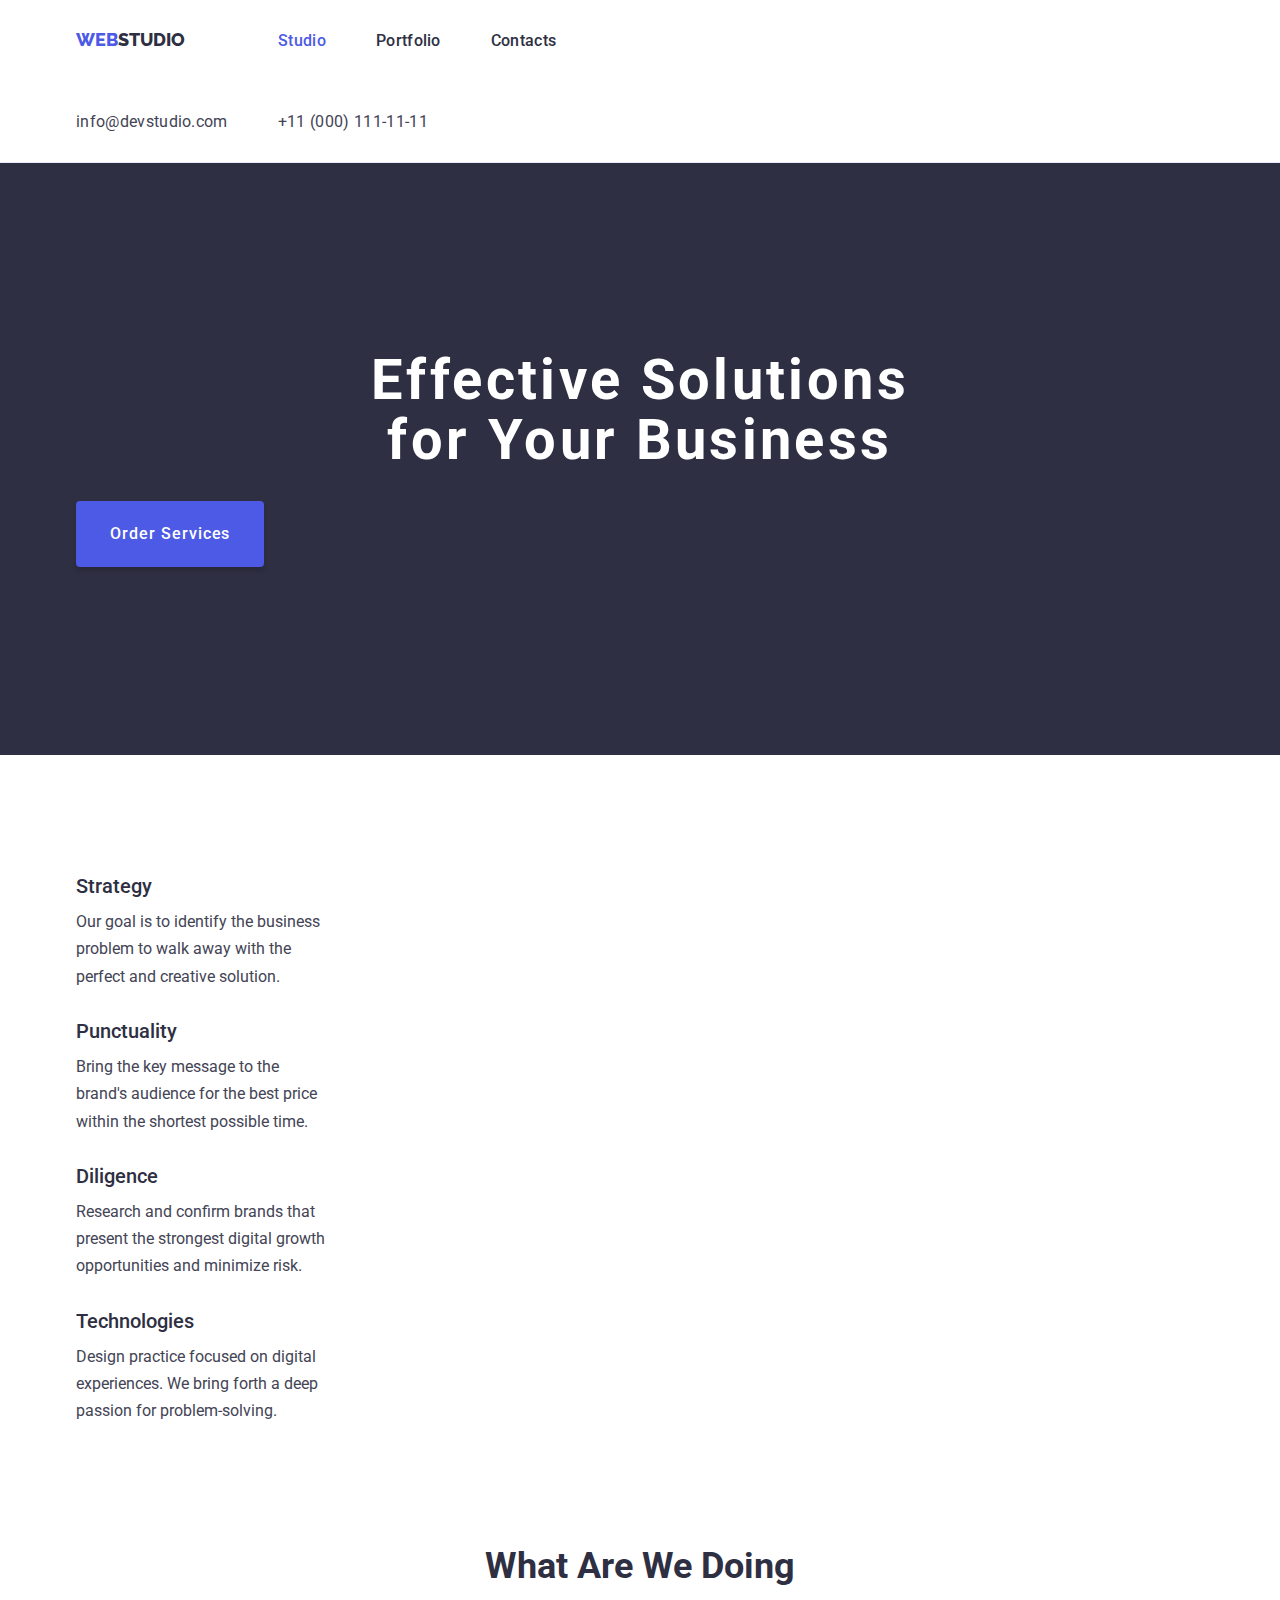
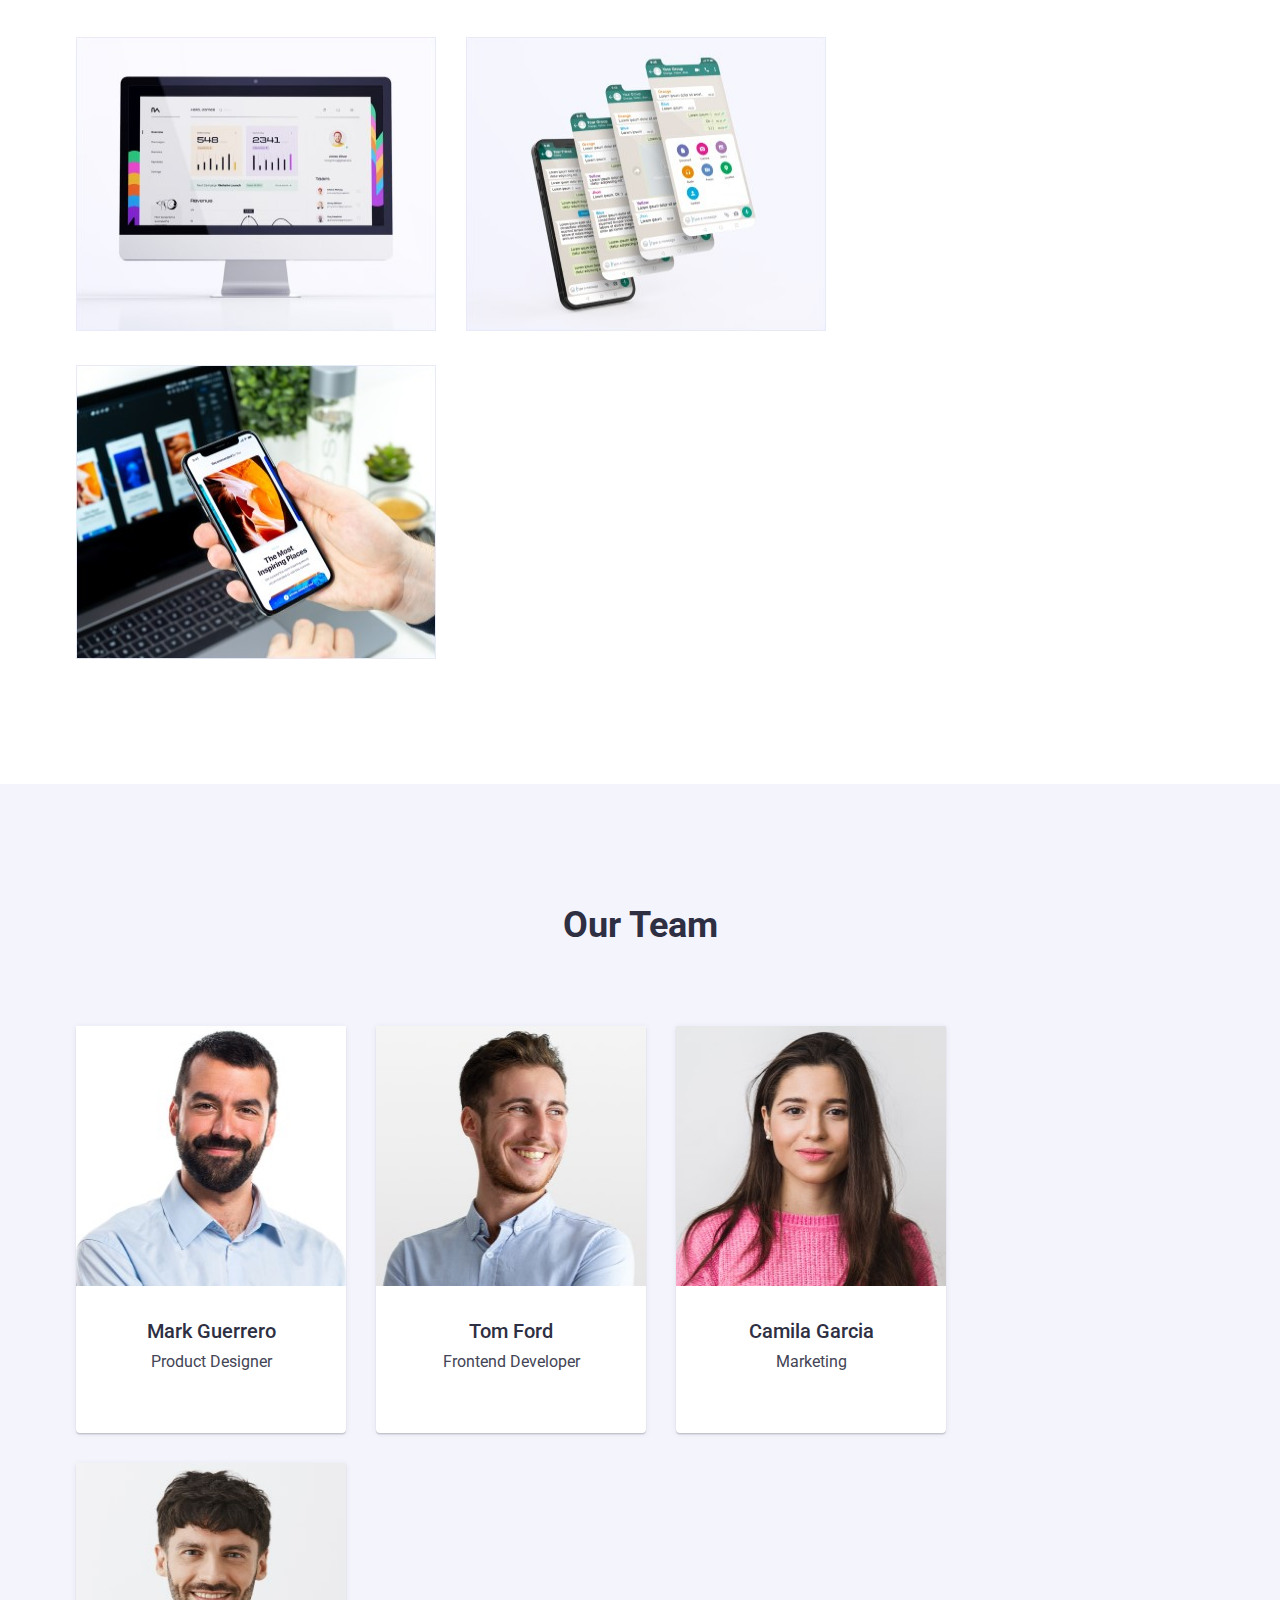
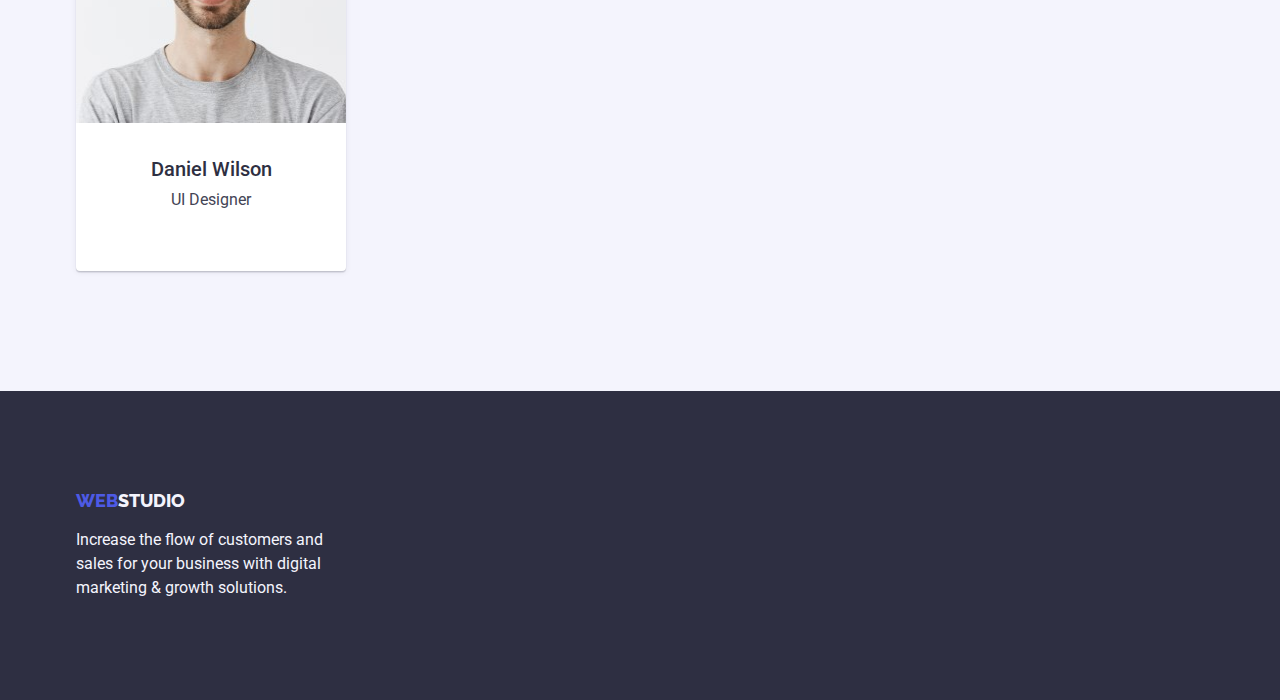
<file: index.html>
<!DOCTYPE html>
<html lang="en">
  <head>
    <meta charset="UTF-8" />
    <meta name="viewport" content="width=device-width, initial-scale=1.0" />
    <title>Studio</title>
    <!-- font -->

    <link rel="preconnect" href="https://fonts.googleapis.com" />
    <link rel="preconnect" href="https://fonts.gstatic.com" crossorigin />

    <link
      href="https://fonts.googleapis.com/css2?family=Raleway:wght@800&family=Roboto:wght@400;500;700;900&display=swap"
      rel="stylesheet"
    />

    <link
      rel="stylesheet"
      href="https://cdnjs.cloudflare.com/ajax/libs/modern-normalize/2.0.0/modern-normalize.min.css"
    />

    <!-- CSS -->
    <link rel="stylesheet" href="./css/styles.css" />
  </head>
  <body>
    <!-- Navigation Bar -->
    <header class="page-header">
      <div class="container header-container">
        <nav class="navigation">
          <a href="./index.html" class="logo-link">
            <span class="logo">WEB</span><span class="studio">STUDIO</span>
          </a>
          <ul class="nav-menu list">
            <li class="item">
              <a href="./index.html" class="page link current">Studio</a>
            </li>
            <li class="item">
              <a href="./portfolio.html" class="page link">Portfolio</a>
            </li>
            <li class="item"><a href="#" class="page link">Contacts</a></li>
          </ul>
        </nav>
        <ul class="contacts-menu list">
          <li class="item">
            <a href="mailto:info@devstudio.com" class="contact link"
              >info@devstudio.com</a
            >
          </li>
          <li class="item">
            <a href="tel:+110001111111" class="contact link"
              >+11 (000) 111-11-11</a
            >
          </li>
        </ul>
      </div>
    </header>
    <main>
      <!-- Hero Section -->

      <section class="hero bg-hero">
        <div class="container">
          <h1 class="hero-title">
            Effective Solutions <br />
            for Your Business
          </h1>

          <button type="button" class="button primary">Order Services</button>
        </div>
      </section>

      <!-- HEADER -->

      <!-- section 1 -->
      <section class="section">
        <div class="container">
          <ul class="benefits list">
            <li class="item">
              <h3 class="title">Strategy</h3>
              <p class="description">
                Our goal is to identify the business <br />
                problem to walk away with the <br />
                perfect and creative solution.
              </p>
            </li>
            <li class="item">
              <h3 class="title">Punctuality</h3>
              <p class="description">
                Bring the key message to the <br />
                brand's audience for the best price <br />
                within the shortest possible time.
              </p>
            </li>
            <li class="item">
              <h3 class="title">Diligence</h3>
              <p class="description">
                Research and confirm brands that <br />present the strongest
                digital growth <br />
                opportunities and minimize risk.
              </p>
            </li>
            <li class="item">
              <h3 class="title">Technologies</h3>
              <p class="description">
                Design practice focused on digital <br />experiences. We bring
                forth a deep <br />
                passion for problem-solving.
              </p>
            </li>
          </ul>
        </div>
      </section>
      <!-- section 2 -->
      <section class="section no-top-padding">
        <div class="container">
          <h2 class="section-title">What Are We Doing</h2>
          <ul class="what-we-do list">
            <li class="item">
              <img
                src="./images/react-files-1.jpg"
                alt="react-files-1"
                width="360"
                height="294"
              />
            </li>
            <li class="item">
              <img
                src="./images/react-files-2.jpg"
                alt="react-files-2"
                width="360"
                height="294"
              />
            </li>
            <li class="item">
              <img
                src="./images/react-files-3.jpg"
                alt="react-files-3"
                width="360"
                height="294"
              />
            </li>
          </ul>
        </div>
      </section>
      <!-- section 3 -->
      <section class="section bg-team">
        <div class="container">
          <h2 class="section-title">Our Team</h2>
          <ul class="team list">
            <li class="item">
              <img
                src="./images/team-1.jpg"
                alt="react-files-1"
                width="270"
                height="260"
              />
              <h3 class="name">Mark Guerrero</h3>
              <p class="position">Product Designer</p>
            </li>
            <li class="item">
              <img
                src="./images/team-2.jpg"
                alt="react-files-2"
                width="270"
                height="260"
              />
              <h3 class="name">Tom Ford</h3>
              <p class="position">Frontend Developer</p>
            </li>
            <li class="item">
              <img
                src="./images/team-3.jpg"
                alt="react-files-3"
                width="270"
                height="260"
              />
              <h3 class="name">Camila Garcia</h3>
              <p class="position">Marketing</p>
            </li>
            <li class="item">
              <img
                src="./images/team-4.jpg"
                alt="react-files-4"
                width="270"
                height="260"
              />
              <h3 class="name">Daniel Wilson</h3>
              <p class="position">UI Designer</p>
            </li>
          </ul>
        </div>
      </section>
    </main>

    <!-- FOOTER -->
    <footer class="page-footer bg-footer">
      <div class="container">
        <a href="./index.html" class="logo-link">
          <span class="logo">WEB</span><span class="studio-footer">STUDIO</span>
        </a>
        <p class="footer-description">
          Increase the flow of customers and <br />
          sales for your business with digital <br />
          marketing & growth solutions.
        </p>
      </div>
    </footer>
  </body>
</html>
</file>
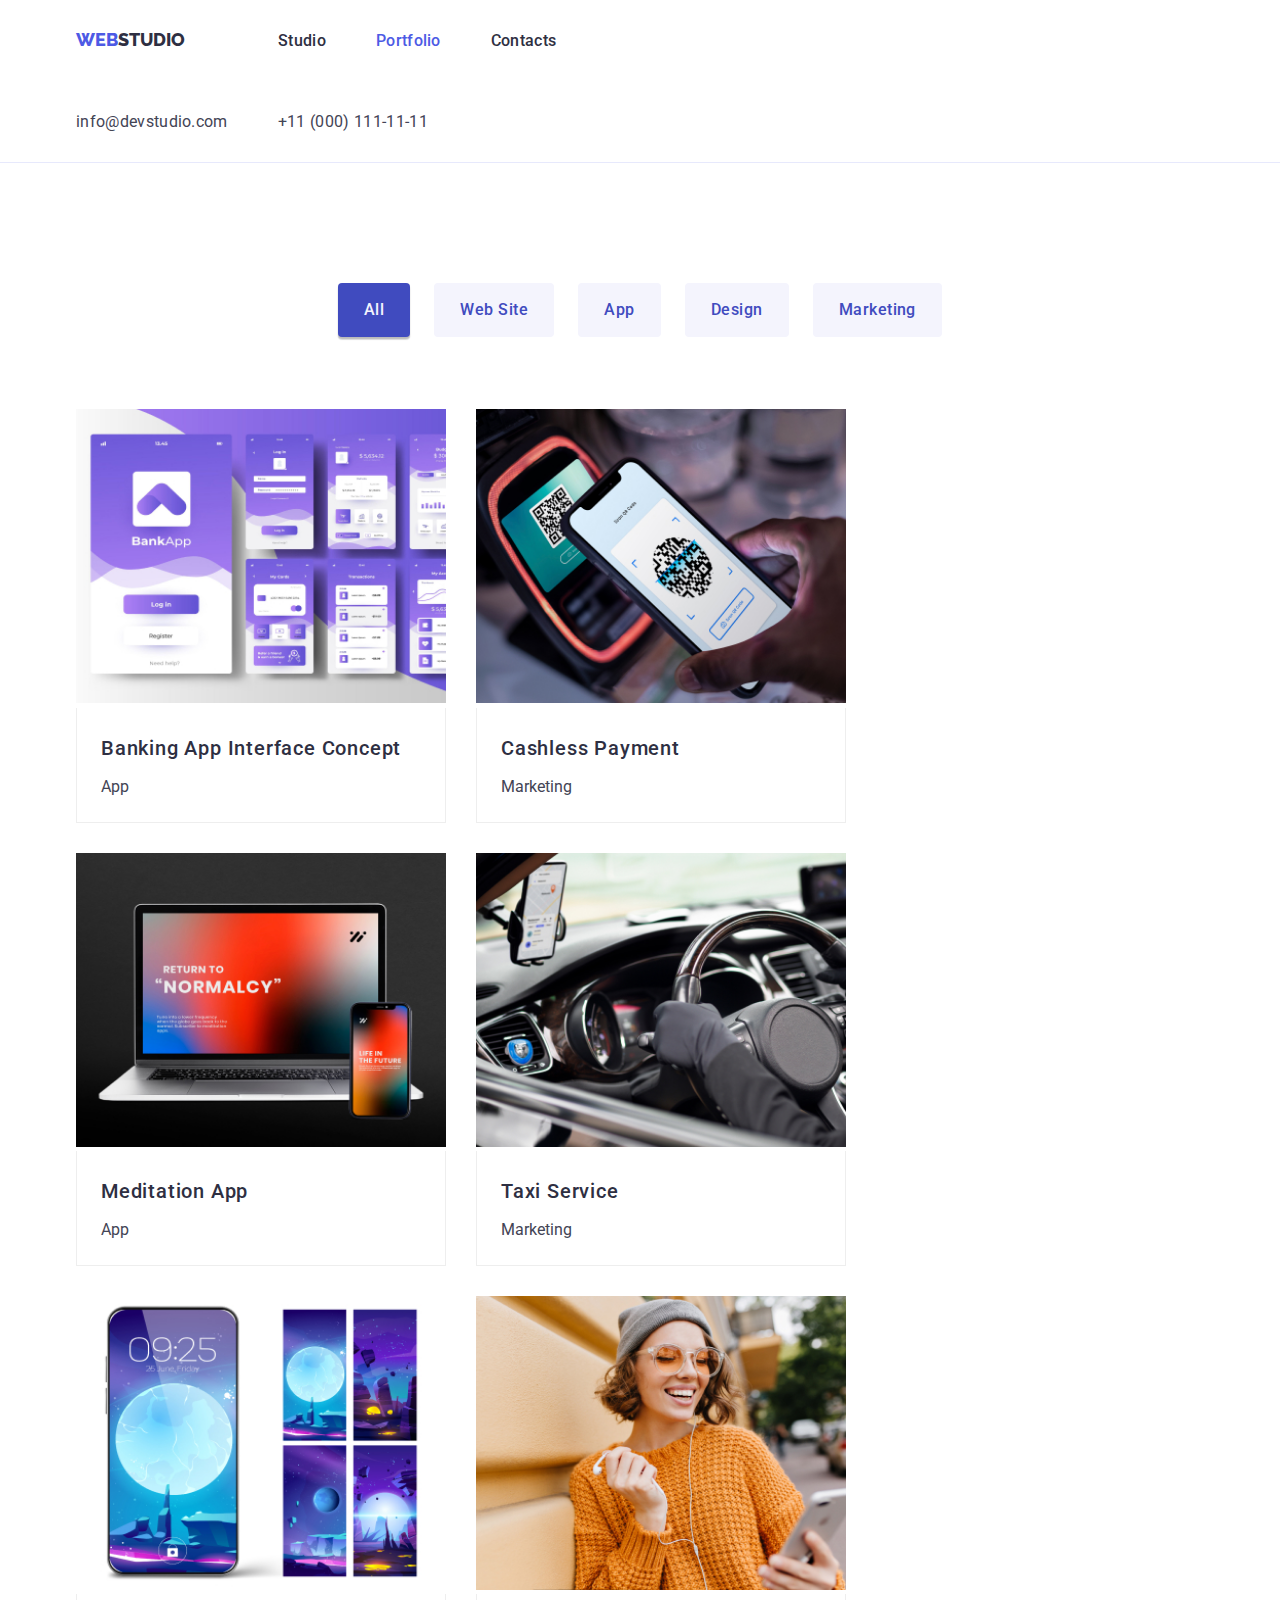
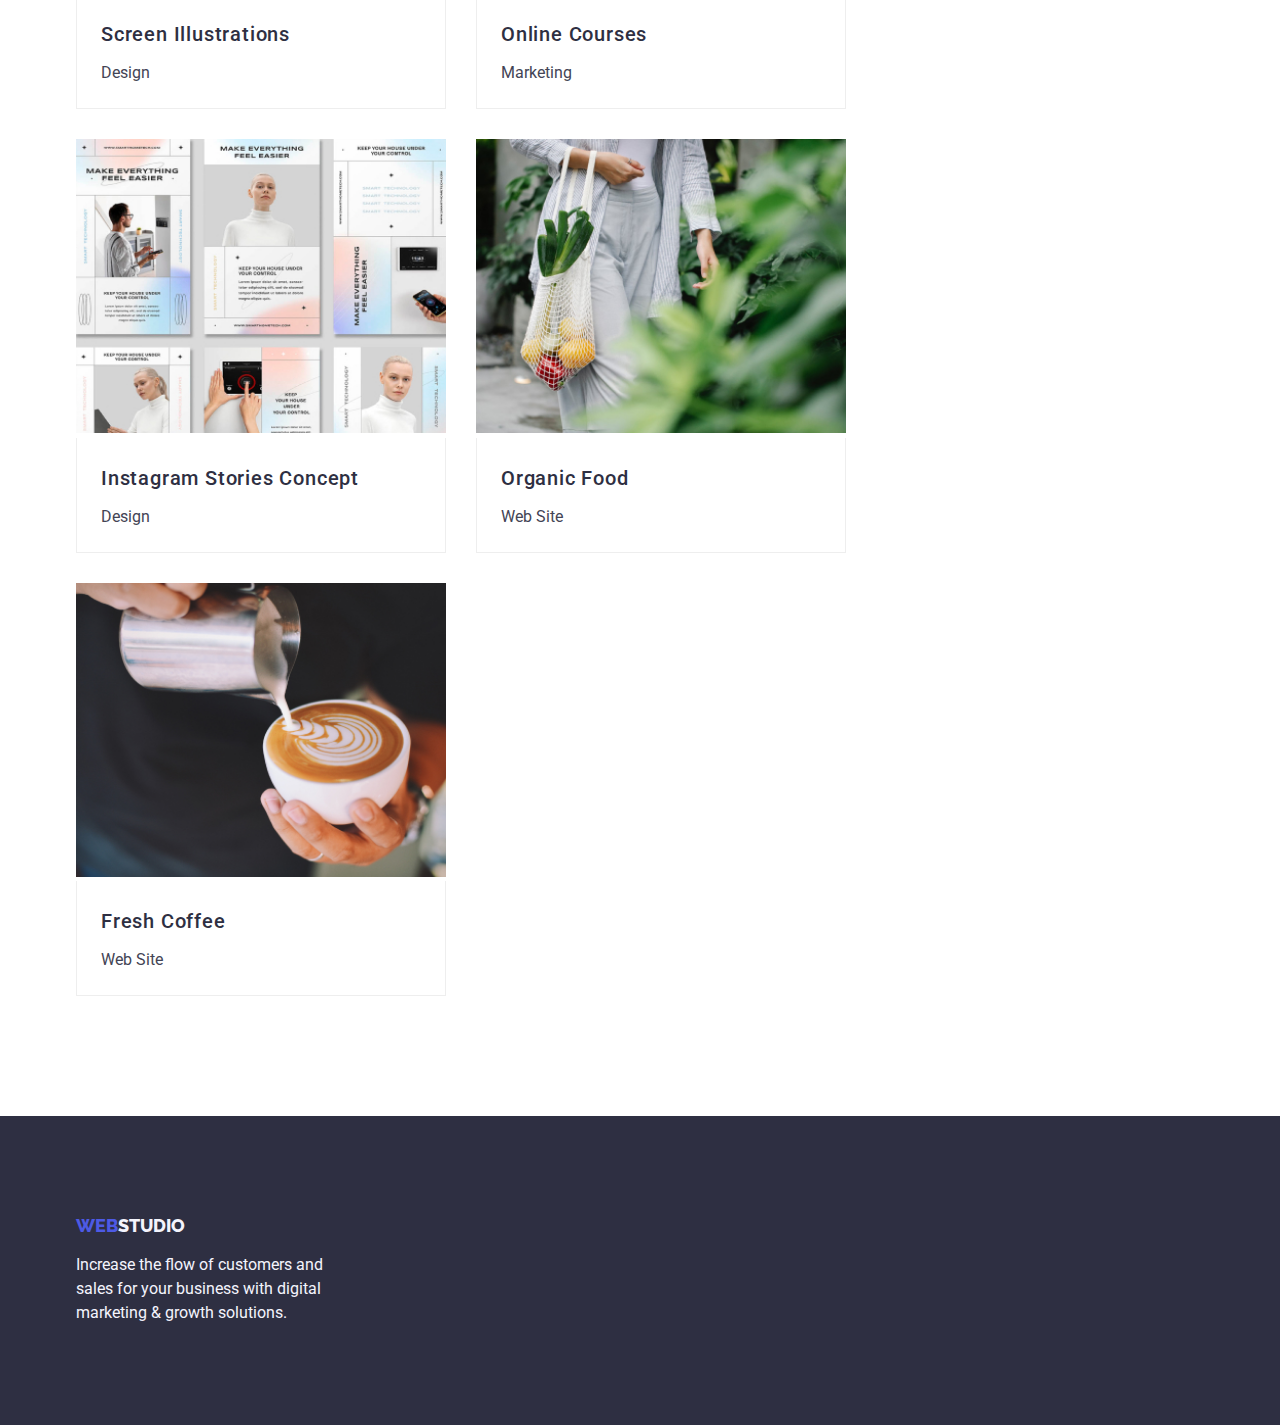
<file: portfolio.html>
<!DOCTYPE html>
<html lang="en">
  <head>
    <meta charset="UTF-8" />
    <meta name="viewport" content="width=device-width, initial-scale=1.0" />
    <title>Portfolio</title>
    <!-- font -->
    <link rel="preconnect" href="https://fonts.googleapis.com" />
    <link rel="preconnect" href="https://fonts.gstatic.com" crossorigin />

    <link
      href="https://fonts.googleapis.com/css2?family=Raleway:wght@800&family=Roboto:wght@400;500;700;900&display=swap"
      rel="stylesheet"
    />

    <link
      rel="stylesheet"
      href="https://cdnjs.cloudflare.com/ajax/libs/modern-normalize/2.0.0/modern-normalize.min.css"
    />

    <!-- CSS -->
    <link rel="stylesheet" href="./css/styles.css" />
  </head>
  <body>
    <!-- Navigation Bar -->
    <header class="page-header">
      <div class="container header-container">
        <nav class="navigation">
          <a href="./index.html" class="logo-link">
            <span class="logo">WEB</span><span class="studio">STUDIO</span>
          </a>
          <ul class="nav-menu list">
            <li class="item">
              <a href="./index.html" class="page link">Studio</a>
            </li>
            <li class="item">
              <a href="./portfolio.html" class="page current link">Portfolio</a>
            </li>
            <li class="item"><a href="#" class="page link">Contacts</a></li>
          </ul>
        </nav>
        <ul class="contacts-menu list">
          <li class="item">
            <a href="mailto:info@devstudio.com" class="contact link"
              >info@devstudio.com</a
            >
          </li>
          <li class="item">
            <a href="tel:+110001111111" class="contact link"
              >+11 (000) 111-11-11</a
            >
          </li>
        </ul>
      </div>
    </header>
    <!-- Navigation Bar -->
    <main>
      <section class="section">
        <div class="container">
          <ul class="filters list">
            <!-- filter buttons -->
            <li class="space">
              <button type="button" class="button filter current">All</button>
            </li>
            <li class="space">
              <button type="button" class="button filter">Web Site</button>
            </li>
            <li class="space">
              <button type="button" class="button filter">App</button>
            </li>
            <li class="space">
              <button type="button" class="button filter">Design</button>
            </li>
            <li class="space">
              <button type="button" class="button filter">Marketing</button>
            </li>
          </ul>
          <!-- projects -->
          <ul class="projects list">
            <li class="project-card">
              <a href="" class="project link">
                <img
                  src="images/project-1.jpg"
                  alt="Banking App Interface
                Concept"
                  width="370"
                  height="294"
                />
                <div class="substrate">
                  <h2 class="name">Banking App Interface Concept</h2>
                  <p class="type">App</p>
                </div>
              </a>
            </li>
            <li class="project-card">
              <a href="" class="project link">
                <img
                  src="images/project-2.jpg"
                  alt="Cashless Payment"
                  width="370"
                  height="294"
                />
                <div class="substrate">
                  <h2 class="name">Cashless Payment</h2>
                  <p class="type">Marketing</p>
                </div>
              </a>
            </li>
            <li class="project-card">
              <a href="" class="project link">
                <img
                  src="images/project-3.jpg"
                  alt="Meditation Ap"
                  width="370"
                  height="294"
                />
                <div class="substrate">
                  <h2 class="name">Meditation App</h2>
                  <p class="type">App</p>
                </div>
              </a>
            </li>
            <li class="project-card">
              <a href="" class="project link">
                <img
                  src="images/project-4.jpg"
                  alt="Taxi Service"
                  width="370"
                  height="294"
                />
                <div class="substrate">
                  <h2 class="name">Taxi Service</h2>
                  <p class="type">Marketing</p>
                </div>
              </a>
            </li>
            <li class="project-card">
              <a href="" class="project link">
                <img
                  src="images/project-5.jpg"
                  alt="screen illustration"
                  width="370"
                  height="294"
                />
                <div class="substrate">
                  <h2 class="name">Screen Illustrations</h2>
                  <p class="type">Design</p>
                </div>
              </a>
            </li>
            <li class="project-card">
              <a href="" class="project link">
                <img
                  src="images/project-6.jpg"
                  alt="online courses"
                  width="370"
                  height="294"
                />
                <div class="substrate">
                  <h2 class="name">Online Courses</h2>
                  <p class="type">Marketing</p>
                </div>
              </a>
            </li>
            <li class="project-card">
              <a href="" class="project link">
                <img
                  src="images/project-7.jpg"
                  alt="instagram stories"
                  width="370"
                  height="294"
                />
                <div class="substrate">
                  <h2 class="name">Instagram Stories Concept</h2>
                  <p class="type">Design</p>
                </div>
              </a>
            </li>
            <li class="project-card">
              <a href="" class="project link">
                <img
                  src="images/project-8.jpg"
                  alt="organic food"
                  width="370"
                  height="294"
                />
                <div class="substrate">
                  <h2 class="name">Organic Food</h2>
                  <p class="type">Web Site</p>
                </div>
              </a>
            </li>
            <li class="project-card">
              <a href="" class="project link">
                <img src="images/project-9.jpg" alt="Fresh Coffee" width="370"
                height=294" />
                <div class="substrate">
                  <h2 class="name">Fresh Coffee</h2>
                  <p class="type">Web Site</p>
                </div>
              </a>
            </li>
          </ul>
        </div>
      </section>
    </main>

    <!-- FOOTER -->
    <footer class="page-footer bg-footer">
      <div class="container">
        <a href="./index.html" class="logo-link">
          <span class="logo">WEB</span><span class="studio-footer">STUDIO</span>
        </a>
        <p class="footer-description">
          Increase the flow of customers and <br />
          sales for your business with digital <br />
          marketing & growth solutions.
        </p>
      </div>
    </footer>
  </body>
</html>
</file>
<file: css/styles.css>
:root {
  --iris: #4d5ae5;
  --ocean: #404bbf;
  --navyblue: #2e2f42;
  --green: #31d0aa;
  --slate: #434455;
  --lightslate: #8e8f99;
  --cornflower: #e7e9fc;
  --cloud: #f4f4fd;
  --navybluemodal: #2e2f42;
  --grey: #2e2f42;
  --white: #ffffff;
  --dairy: #fcfcfc;
}
/* general */

body {
  font-family: "Roboto", sans-serif;
  font-size: 16px;
  font-weight: 400;
  color: var(--slate);
  background-color: var(--white);
}
/* general */

h1,
h2,
h3,
h4,
h5,
h6,
p {
  margin: 0;
}
/* checked */
html {
  box-sizing: border-box;
}
/* checked */
*,
*::after,
*::before {
  box-sizing: inherit;
}
/* checked */
.section {
  padding: 120px 0;
}
/* checked */
.no-top-padding {
  padding-top: 0;
}

/* checked */
.container {
  margin: 0 auto;
  width: 1158px;
  padding: 0 15px;
}

/* checked */
.list {
  list-style: none;
  margin: 0;
  padding: 0;
}
/* checked */
.link {
  text-decoration: none;
  color: inherit;
}
/* checked */
.menu,
.navigation,
.nav-menu,
.contacts-menu {
  display: flex;
  align-items: center;
}

/* checked */
.logo-link {
  text-decoration: none;
  font-family: "Raleway", sans-serif;
  font-size: 0px;
  font-weight: 800;
}
/* checked */
.logo-link > span {
  font-size: 18px;
}
/* checked */
.logo {
  color: var(--iris);
}
/* checked */
.studiologo {
  color: var(--navyblue);
}
/* checked */
.studio {
  color: var(--navyblue);
}
/* checked */
.button {
  border-color: transparent;
  font-family: inherit;
  border-radius: 4px;
  letter-spacing: 0.03em;
  cursor: pointer;
  font-size: 16px;
}
/* checked */
.button.primary {
  color: var(--white);
  background-color: var(--iris);
  line-height: 1.87;
  letter-spacing: 0.06em;
  font-weight: 500;
  box-shadow: 0px 4px 4px 0px rgba(0, 0, 0, 0.15);
  padding: 16px 32px;
}
/* checked */
.benefits {
  align-items: center;
  flex-wrap: wrap;
  margin-left: -30px;
  margin-top: -30px;
}
/* checked */
.benefits .item {
  flex-basis: calc(100% / 4 - 30px);
  margin-left: 30px;
  margin-top: 30px;
}
/* checked */
.button.primary:hover,
.button.primary:focus {
  background-color: var(--ocean);
  box-shadow: 0px 4px 4px 0px rgba(0, 0, 0, 0.15);
}
/* checked */
.benefits .title {
  font-size: 20px;
  font-weight: 500;
  color: var(--navyblue);
  line-height: 1.14;
  margin-bottom: 10px;
}
/* checked */
.benefits .description {
  color: var(--slate);
  line-height: 1.71;
  font-size: 16px;
  font-weight: 400;
}

/* nav */
.page-header {
  border-bottom: 1px solid var(--cornflower);
}
/* checked */
.container {
  margin: 0 auto;
  width: 1158px;
  padding: 0 15px;
}

/* checked */
.nav-menu {
  margin-left: 93px;
}
.nav-menu .page,
.contacts-menu .contact {
  font-weight: 500;
  color: var(--navyblue);
  text-decoration: none;
  line-height: 1.14;
  letter-spacing: 0.02em;
  font-size: 16px;
  display: block;
  padding-top: 32px;
  padding-bottom: 31px;
}
/* checked */
.contacts-menu {
  margin-left: auto;
}

/* checked */
.nav-menu .page:hover,
.nav-menu .page:focus,
.nav-menu .page.current,
.contacts-menu .contact:hover,
.contacts-menu .contact:focus {
  color: var(--iris);
}
/* checked */
.nav-menu .item:not(:last-child),
.contacts-menu .item:not(:last-child) {
  margin-right: 50px;
}

/* checked */
.contacts-menu .contact {
  color: var(--slate);
  text-decoration: none;
  font-weight: 400;
}
/* checked */
.bg-hero {
  background-color: var(--navyblue);
}
/* checked */
.hero {
  padding: 188px 0;
}

/* checked */
.page-footer {
  padding: 60px 0;
}
/* checked */
.bg-team {
  background-color: var(--cloud);
}
/* checked */
.bg-footer {
  background-color: var(--navyblue);
  padding: 100px 0;
}

/* checked */
.footer-description {
  color: var(--cloud, #f4f4fd);
  font-size: 16px;
  line-height: 1.5;
  padding-top: 16px;
}

/* hero page */
/* checked */
.hero-title {
  color: var(--white);
  text-align: center;
  font-size: 56px;
  font-weight: 700;
  line-height: 1.07;
  letter-spacing: 0.06em;
  margin-bottom: 30px;
}
/* checked */
.section-title {
  font-size: 36px;
  line-height: 1.17;
  color: var(--navyblue);
  text-align: center;
  font-weight: 700;
  margin-bottom: 50px;
}
/* our team */
/* checked */
.team {
  display: flex;
  flex-wrap: wrap;
  margin-top: 30px;
  margin-left: -30px;
}
/* checked */
.team .item {
  flex-basis: calc(100% / 4 - 30px);
  margin-left: 30px;
  margin-top: 30px;
  padding-bottom: 30px;
  background-color: var(--white);
  box-shadow: 0px 2px 1px 0px rgba(46, 47, 66, 0.08),
    0px 1px 1px 0px rgba(46, 47, 66, 0.16),
    0px 1px 6px 0px rgba(46, 47, 66, 0.08);
  border-radius: 0px 0px 4px 4px;
}

/* checked */
.team .name {
  color: var(--navyblue);
  font-size: 20px;
  font-weight: 500;
  padding-top: 30px;
  padding-bottom: 10px;
  text-align: center;
}
/* checked */
.team .position {
  color: var(--slate);
  font-size: 16px;
  font-weight: 400;
  text-align: center;
  margin-bottom: 32px;
}
/* checked */
.substrate {
  background-color: var(--white);
  padding: 20px 24px;
  border: 1px solid #eeeeee;
  border-top: 0;
}

/* checked */
.studio-footer {
  color: var(--cloud, #f4f4fd);
}

/* checked */
.button.filter {
  color: var(--ocean);
  background-color: var(--cloud);
  line-height: 1.62;
  padding: 12px 24px;
  font-weight: 500;
}

/* checked */
.filters {
  display: flex;
  justify-content: center;
  margin-bottom: 72px;
  gap: 24px;
}
/* checked */
.button.filter:hover,
.button.filter:focus,
.button.filter.current {
  color: var(--cloud);
  background-color: var(--ocean);
  box-shadow: 0px 2px 2px 0px rgba(0, 0, 0, 0.12),
    0px 2px 1px 0px rgba(0, 0, 0, 0.08), 0px 3px 1px 0px rgba(0, 0, 0, 0.1);
}
/* checked */
.projects {
  display: flex;
  flex-wrap: wrap;
  margin-left: -30px;
  margin-top: -30px;
}
/* checked */
.project-card {
  flex-basis: calc(100% / 3 - 30px);
  margin-left: 30px;
  margin-top: 30px;
}
/* checked */
.project .name {
  font-size: 20px;
  font-weight: 500;
  line-height: 2;
  letter-spacing: 0.04em;
  color: var(--navyblue);
  margin-bottom: 4px;
}

/* checked */
.project .type {
  color: var(--slate);
  font-weight: 400;
  line-height: 1.87;
  font-size: 16px;
}

/* checked */
.what-we-do {
  display: flex;
  flex-wrap: wrap;
  margin-left: -30px;
  margin-top: -30px;
}
/* checked */
.what-we-do .item {
  flex-basis: calc(100% / 3 - 30px);
  margin-left: 30px;
  margin-top: 30px;
}
</file>
